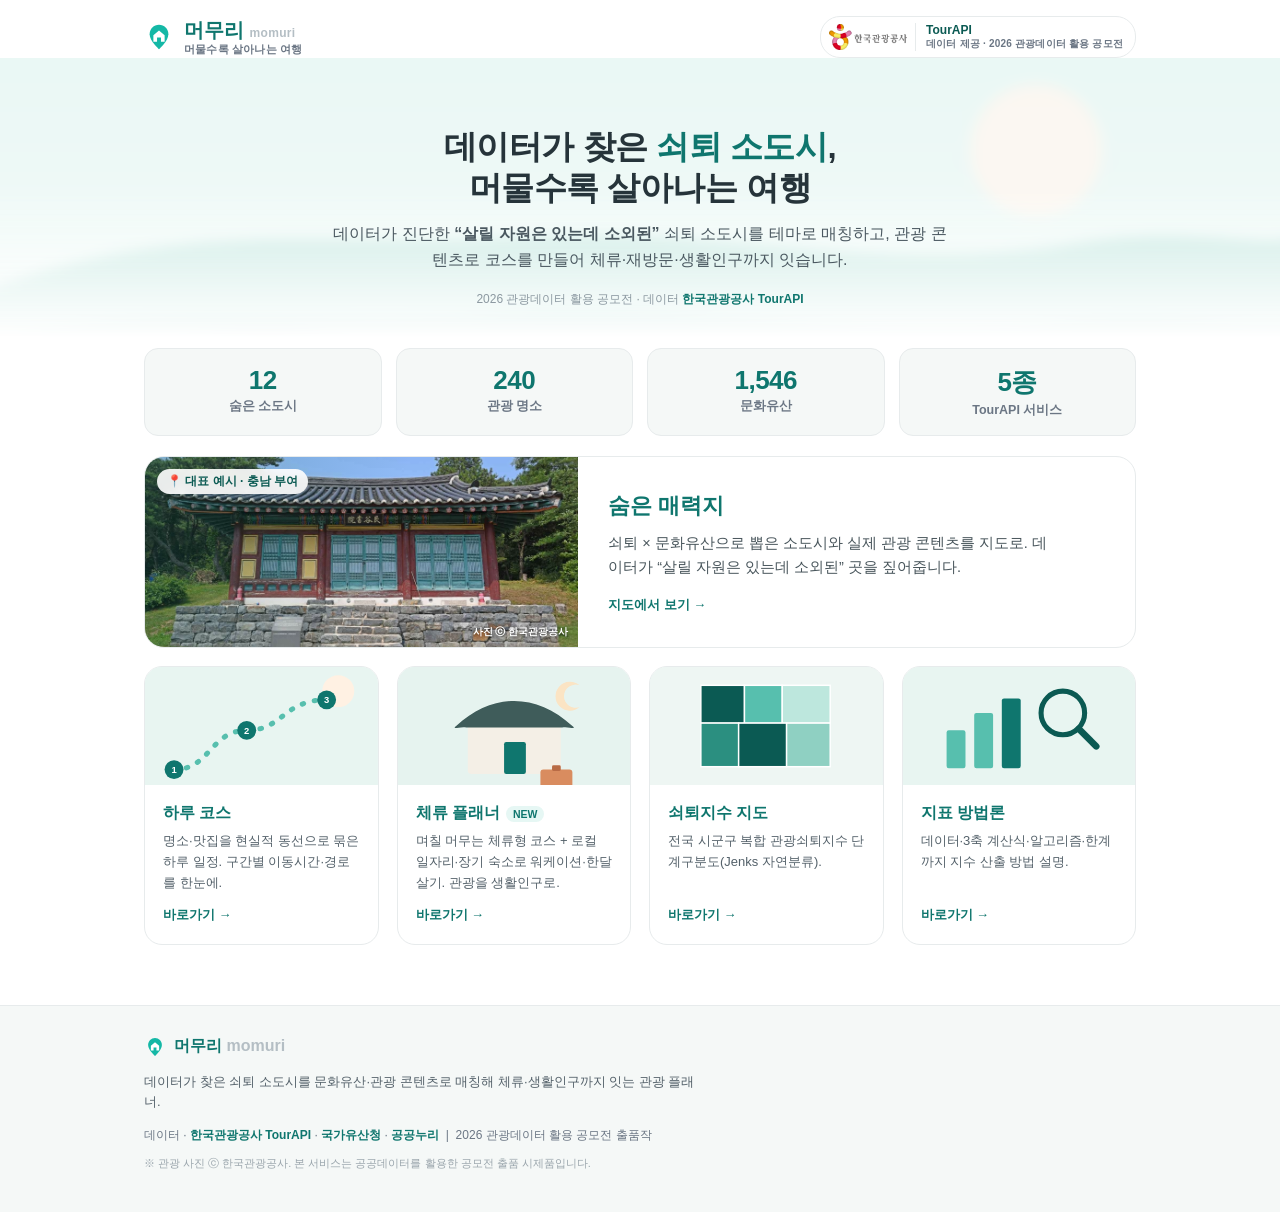
<file: index.html>
<!DOCTYPE html>
<html lang="ko">
<head>
  <meta charset="UTF-8">
  <meta name="viewport" content="width=device-width, initial-scale=1.0">
  <title>머무리 · 쇠퇴 소도시 관광 활성화 플래너</title>
  <meta name="description" content="데이터가 찾은 쇠퇴 소도시를 문화유산·관광 콘텐츠로 매칭하고 체류·생활인구까지 잇는 플래너. 2026 관광데이터 활용 공모전 · 한국관광공사 TourAPI.">
  <!-- 공유 미리보기 (Open Graph / Twitter) -->
  <meta property="og:type" content="website">
  <meta property="og:site_name" content="머무리 momuri">
  <meta property="og:title" content="머무리 · 머물수록 살아나는 여행">
  <meta property="og:description" content="데이터가 찾은 쇠퇴 소도시를 문화유산·관광 콘텐츠로 매칭해 체류·생활인구까지. 한국관광공사 TourAPI 기반.">
  <meta property="og:image" content="https://momuri.uurimii16.workers.dev/assets/hero_buyeo.jpg">
  <meta property="og:url" content="https://momuri.uurimii16.workers.dev/">
  <meta name="twitter:card" content="summary_large_image">
  <meta name="twitter:title" content="머무리 · 머물수록 살아나는 여행">
  <meta name="twitter:description" content="데이터가 찾은 쇠퇴 소도시 × 문화유산. 한국관광공사 TourAPI 기반 체류형 관광 플래너.">
  <meta name="twitter:image" content="https://momuri.uurimii16.workers.dev/assets/hero_buyeo.jpg">
  <!-- 파비콘 (브랜드 마크) -->
  <link rel="icon" href="data:image/svg+xml,<svg xmlns='http://www.w3.org/2000/svg' viewBox='0 0 32 32'><rect width='32' height='32' rx='7' fill='%2314b8a6'/><path d='M16 8l7 6v9h-4.4v-5h-5.2v5H9v-9z' fill='white'/></svg>">
  <style>
    :root{
      --brand:#14b8a6; --brand-d:#0f766e; --brand-dd:#0b5a53;
      --ink:#26343a; --muted:#6b7684; --line:#e7ebec; --soft:#f5f8f7;
      --amber:#d98c5f; --amber-d:#b96b45;
    }
    *{ box-sizing:border-box; margin:0; padding:0; }
    body{ font-family:'Pretendard',-apple-system,'Segoe UI',sans-serif; color:var(--ink); background:#fff; }
    a{ text-decoration:none; color:inherit; }

    /* ── 상단 바 (로고 + 관광공사 출처 배지) ── */
    .topbar{ max-width:1040px; margin:0 auto; padding:16px 24px 0; display:flex; align-items:center; justify-content:space-between; gap:12px; position:relative; z-index:2; }
    .brand{ display:inline-flex; align-items:center; gap:10px; }
    .brand-txt{ display:flex; flex-direction:column; line-height:1.12; }
    .brand-ko{ font-size:20px; font-weight:800; color:var(--brand-d); }
    .brand-en{ font-size:12px; font-weight:800; color:#b4bec4; letter-spacing:.3px; }
    .brand-tag{ font-size:11px; font-weight:600; color:var(--muted); letter-spacing:.2px; margin-top:1px; }
    .kto-badge{ display:inline-flex; align-items:center; gap:8px; min-width:0; font-size:12px; font-weight:700; color:var(--brand-dd);
      background:rgba(255,255,255,.72); border:1px solid var(--line); padding:6px 12px 6px 8px; border-radius:20px; backdrop-filter:blur(4px); transition:.15s; }
    .kto-badge:hover{ border-color:var(--brand); box-shadow:0 4px 14px rgba(20,184,166,.16); }
    .kto-badge .em{ flex:none; width:22px; height:22px; border-radius:50%; background:linear-gradient(135deg,var(--brand),var(--brand-dd)); display:inline-flex; align-items:center; justify-content:center; }
    .kto-logo{ flex:none; height:26px; width:auto; display:block; object-fit:contain; }
    .kto-fb{ display:none; align-items:center; gap:7px; }
    .kto-txt{ padding-left:10px; border-left:1px solid var(--line); }
    .kto-badge small{ display:block; font-size:10px; font-weight:600; color:var(--muted); letter-spacing:.2px; }

    /* ── 히어로 (블러 한옥 배경) ── */
    .hero{ position:relative; overflow:hidden; }
    .hero-bg{ position:absolute; inset:-40px -20px 0; z-index:0; filter:blur(7px); opacity:.55;
      -webkit-mask-image:linear-gradient(to bottom, #000 55%, transparent 100%);
      mask-image:linear-gradient(to bottom, #000 55%, transparent 100%); pointer-events:none; }
    .hero-inner{ position:relative; z-index:1; max-width:820px; margin:0 auto; padding:54px 24px 30px; text-align:center; }
    h1{ font-size:33px; line-height:1.25; margin:14px 0 12px; letter-spacing:-.5px; }
    h1 b{ color:var(--brand-d); }
    .lead{ color:#4a5860; font-size:16px; line-height:1.65; max-width:620px; margin:0 auto; }
    .kto{ font-size:12px; color:#8b98a0; margin-top:18px; }
    .kto b{ color:var(--brand-d); }

    /* ── 임팩트 지표 ── */
    .stats{ max-width:1040px; margin:10px auto 0; padding:0 24px; display:grid; grid-template-columns:repeat(4,1fr); gap:14px; }
    .stat{ text-align:center; background:var(--soft); border:1px solid var(--line); border-radius:14px; padding:16px 10px; }
    .stat b{ display:block; font-size:26px; font-weight:800; color:var(--brand-d); letter-spacing:-.5px; }
    .stat span{ font-size:12.5px; color:var(--muted); font-weight:600; }

    /* ── 카드 ── */
    .wrap{ max-width:1040px; margin:20px auto 60px; padding:0 24px; }

    /* 대표 카드 (가로 배너) */
    .feature{ display:grid; grid-template-columns:minmax(0,1.05fr) minmax(0,1.35fr); gap:0; align-items:stretch;
      background:#fff; border:1px solid var(--line); border-radius:20px; overflow:hidden; transition:.16s; margin-bottom:18px; }
    .feature:hover{ border-color:var(--brand); box-shadow:0 12px 34px rgba(20,184,166,.16); transform:translateY(-2px); }
    .feature .thumb{ min-height:190px; }
    .feature .body{ padding:28px 30px; display:flex; flex-direction:column; justify-content:center; }
    .feature .body h3{ font-size:22px; color:var(--brand-d); margin-bottom:10px; }
    .feature .body p{ font-size:14.5px; color:#48555b; line-height:1.7; max-width:440px; }
    .feature .go{ margin-top:16px; }

    /* 나머지 4개 카드 */
    .cards{ display:grid; grid-template-columns:repeat(4,1fr); gap:18px; }
    .card{ display:flex; flex-direction:column; background:#fff; border:1px solid var(--line); border-radius:18px; overflow:hidden; transition:.16s; }
    .card:hover{ border-color:var(--brand); box-shadow:0 8px 26px rgba(20,184,166,.15); transform:translateY(-3px); }
    .card .thumb{ height:118px; }
    .card .body{ padding:18px 18px 20px; display:flex; flex-direction:column; flex:1; }
    .card .body h3{ font-size:16px; color:var(--brand-d); margin-bottom:7px; display:flex; align-items:center; gap:6px; flex-wrap:wrap; }
    .card .body p{ font-size:13px; color:#54616a; line-height:1.6; flex:1; }

    .thumb{ position:relative; background:#eaf5f2; overflow:hidden; }
    .thumb svg{ display:block; width:100%; height:100%; }
    .thumb.photo .slide{ position:absolute; inset:0; width:100%; height:100%; object-fit:cover; opacity:0; transition:opacity 1.1s ease; }
    .thumb.photo .slide.active{ opacity:1; }
    .thumb.photo::after{ content:""; position:absolute; inset:0; background:linear-gradient(105deg, rgba(11,90,83,.28), rgba(11,90,83,0) 55%); }
    .thumb .place{ position:absolute; top:12px; left:12px; z-index:1; font-size:12px; font-weight:700; color:#0b5a53;
      background:rgba(255,255,255,.9); padding:4px 10px; border-radius:20px; backdrop-filter:blur(3px); }
    .thumb .credit{ position:absolute; bottom:8px; right:10px; z-index:1; font-size:10px; font-weight:600; color:#fff;
      text-shadow:0 1px 3px rgba(0,0,0,.5); }
    .go{ display:inline-block; margin-top:12px; font-size:13px; color:var(--brand-d); font-weight:700; }
    .new{ font-size:10.5px; color:#0f766e; background:#e6f7f4; padding:2px 7px; border-radius:20px; font-weight:700; }

    /* ── 푸터 ── */
    .foot{ border-top:1px solid var(--line); background:var(--soft); }
    .foot-in{ max-width:1040px; margin:0 auto; padding:30px 24px 40px; }
    .foot-brand{ display:inline-flex; align-items:center; gap:8px; font-size:16px; font-weight:800; color:var(--brand-d); }
    .foot-desc{ margin-top:10px; font-size:13px; color:#54616a; line-height:1.6; max-width:560px; }
    .foot-src{ margin-top:12px; font-size:12px; color:var(--muted); line-height:1.8; }
    .foot-src a{ color:var(--brand-d); font-weight:700; }
    .foot-note{ margin-top:8px; font-size:11px; color:#9aa5ac; line-height:1.6; }

    @media(max-width:900px){
      .cards{ grid-template-columns:repeat(2,1fr); }
      .feature{ grid-template-columns:1fr; }
      .feature .thumb{ min-height:210px; }
    }
    @media(max-width:520px){
      .cards{ grid-template-columns:1fr; }
      h1{ font-size:27px; }
      .topbar{ align-items:flex-start; }
      .kto-badge{ font-size:11px; padding:5px 11px 5px 6px; }
      .kto-badge small{ display:none; }
      .kto-badge > span:last-child{ white-space:normal; line-height:1.2; }
      .brand-tag{ display:none; }
      .stats{ grid-template-columns:repeat(2,1fr); }
    }
  </style>
</head>
<body>

  <!-- 상단 바 -->
  <div class="topbar">
    <span class="brand">
      <svg width="30" height="30" viewBox="0 0 32 32" fill="none"><path d="M16 3c-5.5 0-10 4.3-10 10 0 7.2 10 16 10 16s10-8.8 10-16c0-5.7-4.5-10-10-10z" fill="#14b8a6"/><path d="M16 9l6 5v7h-3.9v-4.4h-4.2V21H10v-7z" fill="#fff"/></svg>
      <span class="brand-txt">
        <span class="brand-ko">머무리 <span class="brand-en">momuri</span></span>
        <span class="brand-tag">머물수록 살아나는 여행</span>
      </span>
    </span>
    <a class="kto-badge" href="https://knto.or.kr" target="_blank" rel="noopener" title="한국관광공사 공식 사이트 (새 창)">
      <img src="assets/kto_logo.png" alt="한국관광공사" class="kto-logo"
           onerror="this.style.display='none';this.nextElementSibling.style.display='inline-flex';">
      <span class="kto-fb"><span class="em"><svg width="13" height="13" viewBox="0 0 24 24" fill="none"><circle cx="12" cy="12" r="9" stroke="#fff" stroke-width="1.6"/><path d="M3 12h18M12 3c2.6 2.4 2.6 15 0 18M12 3c-2.6 2.4-2.6 15 0 18" stroke="#fff" stroke-width="1.3"/></svg></span>한국관광공사</span>
      <span class="kto-txt">TourAPI<small>데이터 제공 · 2026 관광데이터 활용 공모전</small></span>
    </a>
  </div>

  <!-- 히어로 -->
  <div class="hero">
    <div class="hero-bg" aria-hidden="true">
      <svg viewBox="0 0 1200 420" preserveAspectRatio="xMidYMid slice" xmlns="http://www.w3.org/2000/svg">
        <defs>
          <linearGradient id="sky" x1="0" y1="0" x2="0" y2="1">
            <stop offset="0" stop-color="#d6f2ec"/><stop offset="1" stop-color="#f5faf8"/>
          </linearGradient>
          <linearGradient id="r1" x1="0" y1="0" x2="0" y2="1"><stop offset="0" stop-color="#9fd8cc"/><stop offset="1" stop-color="#bde7dd"/></linearGradient>
          <linearGradient id="r2" x1="0" y1="0" x2="0" y2="1"><stop offset="0" stop-color="#6bc0b0"/><stop offset="1" stop-color="#8fd0c2"/></linearGradient>
          <linearGradient id="roof" x1="0" y1="0" x2="0" y2="1"><stop offset="0" stop-color="#3f5c5a"/><stop offset="1" stop-color="#4d6d68"/></linearGradient>
        </defs>
        <rect width="1200" height="420" fill="url(#sky)"/>
        <circle cx="960" cy="120" r="60" fill="#fff2e6" opacity=".8"/>
        <!-- 먼 산 능선 -->
        <path d="M0 250 C180 180 320 210 480 200 C660 188 820 235 1000 205 C1100 190 1160 210 1200 200 L1200 420 L0 420 Z" fill="url(#r1)"/>
        <path d="M0 300 C160 250 300 285 460 270 C640 253 800 300 980 278 C1090 264 1150 288 1200 278 L1200 420 L0 420 Z" fill="url(#r2)"/>
        <!-- 한옥 지붕 줄 (기와 처마) -->
        <g fill="url(#roof)">
          <path d="M120 330 C170 296 220 288 260 288 C300 288 350 296 400 330 C408 336 396 330 388 332 L132 332 C124 330 112 336 120 330 Z"/>
          <path d="M430 342 C475 312 520 305 556 305 C592 305 637 312 682 342 C690 347 678 342 671 344 L441 344 C434 342 422 347 430 342 Z"/>
          <path d="M770 336 C818 304 866 297 904 297 C942 297 990 304 1038 336 C1046 341 1034 336 1026 338 L780 338 C772 336 762 341 770 336 Z"/>
        </g>
      </svg>
    </div>
    <div class="hero-inner">
      <h1>데이터가 찾은 <b>쇠퇴 소도시</b>,<br>머물수록 살아나는 여행</h1>
      <p class="lead">데이터가 진단한 <b>“살릴 자원은 있는데 소외된”</b> 쇠퇴 소도시를 테마로 매칭하고, 관광 콘텐츠로 코스를 만들어 체류·재방문·생활인구까지 잇습니다.</p>
      <p class="kto">2026 관광데이터 활용 공모전 · 데이터 <b>한국관광공사 TourAPI</b></p>
    </div>
  </div>

  <!-- 임팩트 지표 -->
  <div class="stats">
    <div class="stat"><b>12</b><span>숨은 소도시</span></div>
    <div class="stat"><b>240</b><span>관광 명소</span></div>
    <div class="stat"><b>1,546</b><span>문화유산</span></div>
    <div class="stat"><b>5종</b><span>TourAPI 서비스</span></div>
  </div>

  <!-- 카드 -->
  <div class="wrap">

    <!-- 대표 카드 -->
    <a class="feature" href="map/momuri.html">
      <div class="thumb photo" id="heroRot">
        <img src="assets/hero_buyeo.jpg"    class="slide active" data-region="충남 부여" alt="숨은 매력지 대표 예시 — 충남 부여 민곡서원">
        <img src="assets/hero_sangju.jpg"   class="slide" data-region="경북 상주" alt="숨은 매력지 대표 예시 — 경북 상주 낙동강">
        <img src="assets/hero_seogwipo.jpg" class="slide" data-region="제주 서귀포" alt="숨은 매력지 대표 예시 — 제주 서귀포">
        <img src="assets/hero_jinju.jpg"    class="slide" data-region="경남 진주" alt="숨은 매력지 대표 예시 — 경남 진주">
        <span class="place" id="heroPlace">📍 대표 예시 · 충남 부여</span>
        <span class="credit">사진 ⓒ 한국관광공사</span>
      </div>
      <div class="body">
        <h3>숨은 매력지</h3>
        <p>쇠퇴 × 문화유산으로 뽑은 소도시와 실제 관광 콘텐츠를 지도로. 데이터가 “살릴 자원은 있는데 소외된” 곳을 짚어줍니다.</p>
        <span class="go">지도에서 보기 →</span>
      </div>
    </a>

    <!-- 나머지 4개 -->
    <div class="cards">

      <a class="card" href="map/course.html">
        <div class="thumb">
          <svg viewBox="0 0 320 180" preserveAspectRatio="xMidYMid slice" xmlns="http://www.w3.org/2000/svg">
            <rect width="320" height="180" fill="#e8f5f1"/>
            <circle cx="266" cy="42" r="22" fill="#fff1e3"/>
            <path d="M40 150 C90 150 90 96 140 96 C190 96 190 54 250 54" stroke="#57bfae" stroke-width="7" fill="none" stroke-linecap="round" stroke-dasharray="2 15"/>
            <g fill="#0f766e">
              <circle cx="40" cy="150" r="13"/><circle cx="140" cy="96" r="13"/><circle cx="250" cy="54" r="13"/>
            </g>
            <g fill="#fff" font-family="sans-serif" font-size="13" font-weight="700" text-anchor="middle">
              <text x="40" y="155">1</text><text x="140" y="101">2</text><text x="250" y="59">3</text>
            </g>
          </svg>
        </div>
        <div class="body">
          <h3>하루 코스</h3>
          <p>명소·맛집을 현실적 동선으로 묶은 하루 일정. 구간별 이동시간·경로를 한눈에.</p>
          <span class="go">바로가기 →</span>
        </div>
      </a>

      <a class="card" href="map/stay.html">
        <div class="thumb">
          <svg viewBox="0 0 320 180" preserveAspectRatio="xMidYMid slice" xmlns="http://www.w3.org/2000/svg">
            <rect width="320" height="180" fill="#e6f3ef"/>
            <path d="M250 34a16 16 0 100 30 20 20 0 11 0-30z" fill="#fbe4c4"/>
            <rect x="96" y="86" width="128" height="70" rx="5" fill="#f4efe6"/>
            <path d="M80 90 C130 44 190 44 240 90 C247 96 234 90 226 92 L94 92 C86 90 73 96 80 90 Z" fill="#3f5c5a"/>
            <rect x="146" y="112" width="30" height="44" rx="3" fill="#0f766e"/>
            <rect x="196" y="150" width="44" height="26" rx="4" fill="#d98c5f"/>
            <rect x="212" y="144" width="12" height="8" rx="2" fill="#b96b45"/>
          </svg>
        </div>
        <div class="body">
          <h3>체류 플래너 <span class="new">NEW</span></h3>
          <p>며칠 머무는 체류형 코스 + 로컬 일자리·장기 숙소로 워케이션·한달살기. 관광을 생활인구로.</p>
          <span class="go">바로가기 →</span>
        </div>
      </a>

      <a class="card" href="map/decline-map.html">
        <div class="thumb">
          <svg viewBox="0 0 320 180" preserveAspectRatio="xMidYMid slice" xmlns="http://www.w3.org/2000/svg">
            <rect width="320" height="180" fill="#eef6f3"/>
            <g stroke="#fff" stroke-width="2">
              <rect x="70" y="34" width="60" height="52" fill="#0b5a53"/>
              <rect x="130" y="34" width="52" height="52" fill="#57bfae"/>
              <rect x="182" y="34" width="66" height="52" fill="#bde7dd"/>
              <rect x="70" y="86" width="52" height="60" fill="#2b8f80"/>
              <rect x="122" y="86" width="66" height="60" fill="#0b5a53"/>
              <rect x="188" y="86" width="60" height="60" fill="#8fd0c2"/>
            </g>
          </svg>
        </div>
        <div class="body">
          <h3>쇠퇴지수 지도</h3>
          <p>전국 시군구 복합 관광쇠퇴지수 단계구분도(Jenks 자연분류).</p>
          <span class="go">바로가기 →</span>
        </div>
      </a>

      <a class="card" href="map/methodology.html">
        <div class="thumb">
          <svg viewBox="0 0 320 180" preserveAspectRatio="xMidYMid slice" xmlns="http://www.w3.org/2000/svg">
            <rect width="320" height="180" fill="#e8f5f1"/>
            <g fill="#57bfae">
              <rect x="60" y="96" width="26" height="52" rx="3"/>
              <rect x="98" y="72" width="26" height="76" rx="3"/>
              <rect x="136" y="52" width="26" height="96" rx="3" fill="#0f766e"/>
            </g>
            <circle cx="220" cy="72" r="30" fill="none" stroke="#0b5a53" stroke-width="7"/>
            <line x1="242" y1="94" x2="266" y2="118" stroke="#0b5a53" stroke-width="9" stroke-linecap="round"/>
          </svg>
        </div>
        <div class="body">
          <h3>지표 방법론</h3>
          <p>데이터·3축 계산식·알고리즘·한계까지 지수 산출 방법 설명.</p>
          <span class="go">바로가기 →</span>
        </div>
      </a>

    </div>
  </div>

  <!-- 푸터 -->
  <footer class="foot">
    <div class="foot-in">
      <div class="foot-brand">
        <svg width="22" height="22" viewBox="0 0 32 32" fill="none"><path d="M16 3c-5.5 0-10 4.3-10 10 0 7.2 10 16 10 16s10-8.8 10-16c0-5.7-4.5-10-10-10z" fill="#14b8a6"/><path d="M16 9l6 5v7h-3.9v-4.4h-4.2V21H10v-7z" fill="#fff"/></svg>
        <span>머무리 <span style="color:#b4bec4">momuri</span></span>
      </div>
      <p class="foot-desc">데이터가 찾은 쇠퇴 소도시를 문화유산·관광 콘텐츠로 매칭해 체류·생활인구까지 잇는 관광 플래너.</p>
      <p class="foot-src">
        데이터 · <a href="https://api.visitkorea.or.kr" target="_blank" rel="noopener">한국관광공사 TourAPI</a> ·
        <a href="https://www.khs.go.kr" target="_blank" rel="noopener">국가유산청</a> ·
        <a href="https://www.kogl.or.kr" target="_blank" rel="noopener">공공누리</a>
        &nbsp;|&nbsp; 2026 관광데이터 활용 공모전 출품작
      </p>
      <p class="foot-note">※ 관광 사진 ⓒ 한국관광공사. 본 서비스는 공공데이터를 활용한 공모전 출품 시제품입니다.</p>
    </div>
  </footer>

  <script>
    // 대표 카드 사진 로테이션
    (function(){
      var box = document.getElementById('heroRot');
      if(!box) return;
      var slides = box.querySelectorAll('.slide');
      var place = document.getElementById('heroPlace');
      if(slides.length < 2) return;
      if(window.matchMedia && window.matchMedia('(prefers-reduced-motion: reduce)').matches) return;
      var i = 0;
      setInterval(function(){
        slides[i].classList.remove('active');
        i = (i + 1) % slides.length;
        slides[i].classList.add('active');
        if(place) place.textContent = '📍 대표 예시 · ' + slides[i].getAttribute('data-region');
      }, 4200);
    })();
  </script>

</body>
</html>
</file>
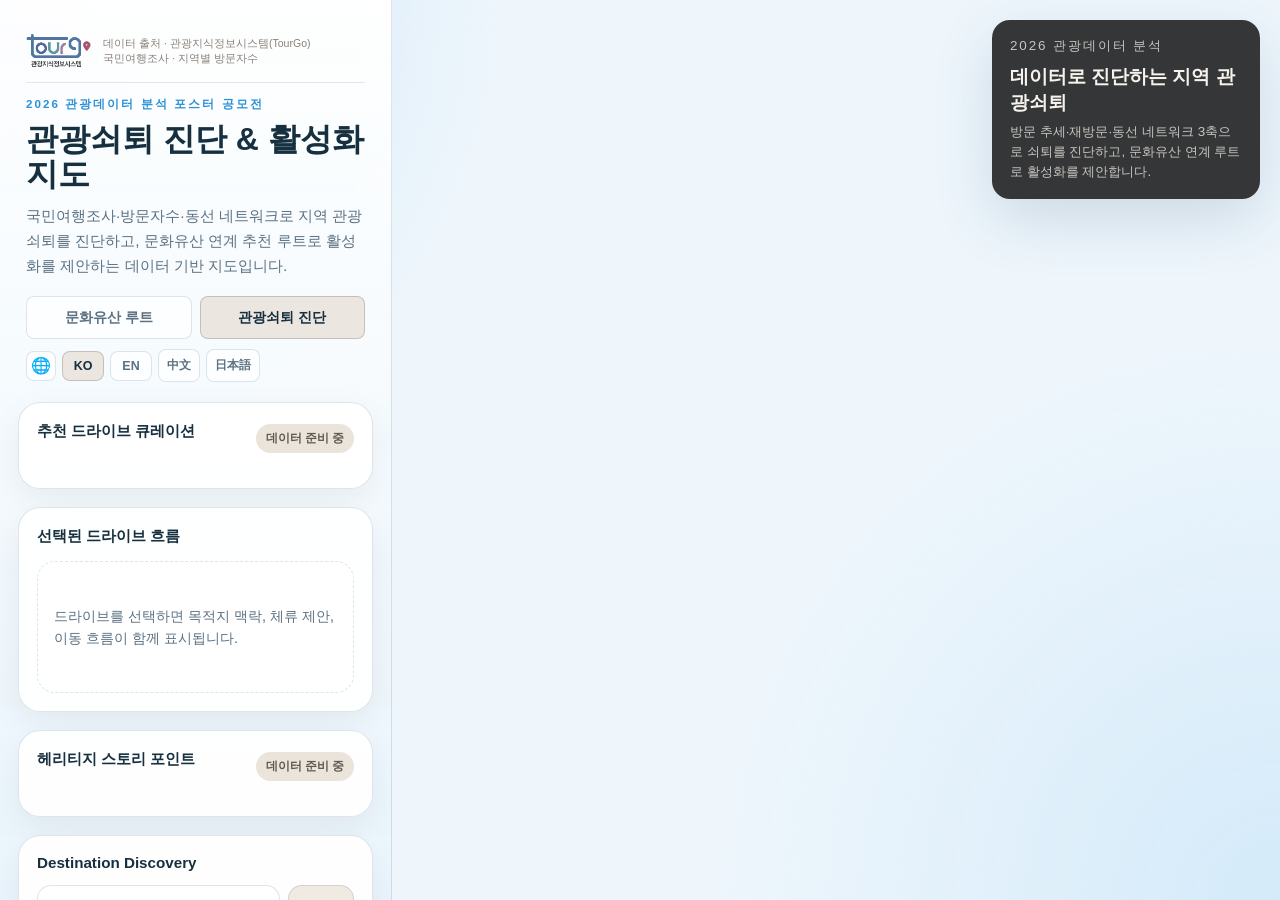
<file: map/index.html>
<!DOCTYPE html>
<html lang="ko">
<head>
  <meta charset="UTF-8">
  <meta name="viewport" content="width=device-width, initial-scale=1.0">
  <title>관광쇠퇴 진단 & 활성화 지도 | 2026 관광데이터 분석 공모전</title>
  <link href="https://tile.routo.com/webgis_tile01/TEST/gljs-qa/20241205/developers/web_gl_js/routo-gl.css" rel="stylesheet">
  <link rel="stylesheet" href="style.css">
  <script src="https://stg-api.routo.com/v3/maps/map?key=c914fb43-0d44-4fa7-838a-84619e3486c3"></script>
</head>
<body>
  <aside class="sidebar">
    <div class="sidebar-header">
      <div class="brand-source">
        <img src="assets/tourgo_logo.png" alt="관광지식정보시스템 TourGo" class="brand-logo">
        <span class="brand-caption">데이터 출처 · 관광지식정보시스템(TourGo)<br>국민여행조사 · 지역별 방문자수</span>
      </div>
      <p class="eyebrow">2026 관광데이터 분석 포스터 공모전</p>
      <h1>관광쇠퇴 진단 & 활성화 지도</h1>
      <p class="sidebar-copy" data-i18n="intro">국민여행조사·방문자수·동선 네트워크로 지역 관광쇠퇴를 진단하고, 문화유산 연계 추천 루트로 활성화를 제안하는 데이터 기반 지도입니다.</p>
      <div class="map-mode-tabs" aria-label="지도 콘텐츠 선택">
        <button class="map-mode-tab" type="button" data-map-mode="domestic">문화유산 루트</button>
        <button class="map-mode-tab active" type="button" data-map-mode="hawaii">관광쇠퇴 진단</button>
      </div>
      <div class="language-switcher" aria-label="언어 선택">
        <span class="language-icon" aria-hidden="true">🌐</span>
        <button class="language-button active" type="button" data-language="ko">KO</button>
        <button class="language-button" type="button" data-language="en">EN</button>
        <button class="language-button" type="button" data-language="zh">中文</button>
        <button class="language-button" type="button" data-language="ja">日本語</button>
      </div>
    </div>

    <section id="domestic-course-section" class="panel-section domestic-section">
      <div class="section-title-row">
        <h2 data-i18n="recommendedCourses">추천 드라이브 큐레이션</h2>
        <span id="geocode-status" class="status-pill">데이터 준비 중</span>
      </div>
      <div id="course-list" class="course-list"></div>
    </section>

    <section id="domestic-detail-section" class="panel-section domestic-section">
      <h2 data-i18n="selectedCourse">선택된 드라이브 흐름</h2>
      <div id="course-summary" class="course-summary empty" data-i18n="courseEmpty">드라이브를 선택하면 목적지 맥락, 체류 제안, 이동 흐름이 함께 표시됩니다.</div>
      <div id="waypoint-list" class="waypoint-list"></div>
    </section>

    <section id="hawaii-site-section" class="panel-section hawaii-section">
      <div class="section-title-row">
        <h2 data-i18n="hawaiiSites">헤리티지 스토리 포인트</h2>
        <span id="historic-site-status" class="status-pill">데이터 준비 중</span>
      </div>
      <div id="historic-site-list" class="historic-site-list"></div>
    </section>

    <section id="domestic-search-section" class="panel-section panel-section-search domestic-section">
      <h2 data-i18n="poiSearch">Destination Discovery</h2>
      <form id="poi-search-form" class="search-form">
        <input id="poi-search-input" type="text" placeholder="예: 성산일출봉, 북악스카이웨이" autocomplete="off" data-i18n-placeholder="poiPlaceholder">
        <button type="submit" data-i18n="searchButton">검색</button>
      </form>
      <div id="poi-search-meta" class="search-meta" data-i18n="poiSearchMeta">탐색, 이해, 이동이 자연스럽게 이어지는 차량 경험을 제안하는 컨셉 데모입니다.</div>
      <div id="poi-results" class="poi-results"></div>
    </section>
  </aside>

  <main class="map-shell">
    <div id="map"></div>
    <div class="map-overlay">
      <div class="overlay-card">
        <p class="overlay-label" data-i18n="overlayLabel">2026 관광데이터 분석</p>
        <strong data-i18n="overlayTitle">데이터로 진단하는 지역 관광쇠퇴</strong>
        <span data-i18n="overlayCopy">방문 추세·재방문·동선 네트워크 3축으로 쇠퇴를 진단하고, 문화유산 연계 루트로 활성화를 제안합니다.</span>
      </div>
    </div>
  </main>

  <section id="detail-panel" class="detail-panel">
    <div class="detail-media">
      <div id="detail-badge" class="detail-badge">ROUTE</div>
      <button id="detail-close" class="detail-close" type="button" aria-label="닫기">×</button>
    </div>
    <div class="detail-body">
      <p id="detail-kicker" class="detail-kicker"></p>
      <h2 id="detail-name" class="detail-name"></h2>
      <p id="detail-address" class="detail-address"></p>
      <p id="detail-description" class="detail-description"></p>
      <dl class="detail-meta">
        <div>
          <dt id="detail-type-label">유형</dt>
          <dd id="detail-type"></dd>
        </div>
        <div>
          <dt id="detail-coords-label">좌표</dt>
          <dd id="detail-coords"></dd>
        </div>
      </dl>
    </div>
  </section>

  <script src="app.js?v=20260705-tourgo-1"></script>
</body>
</html>
</file>
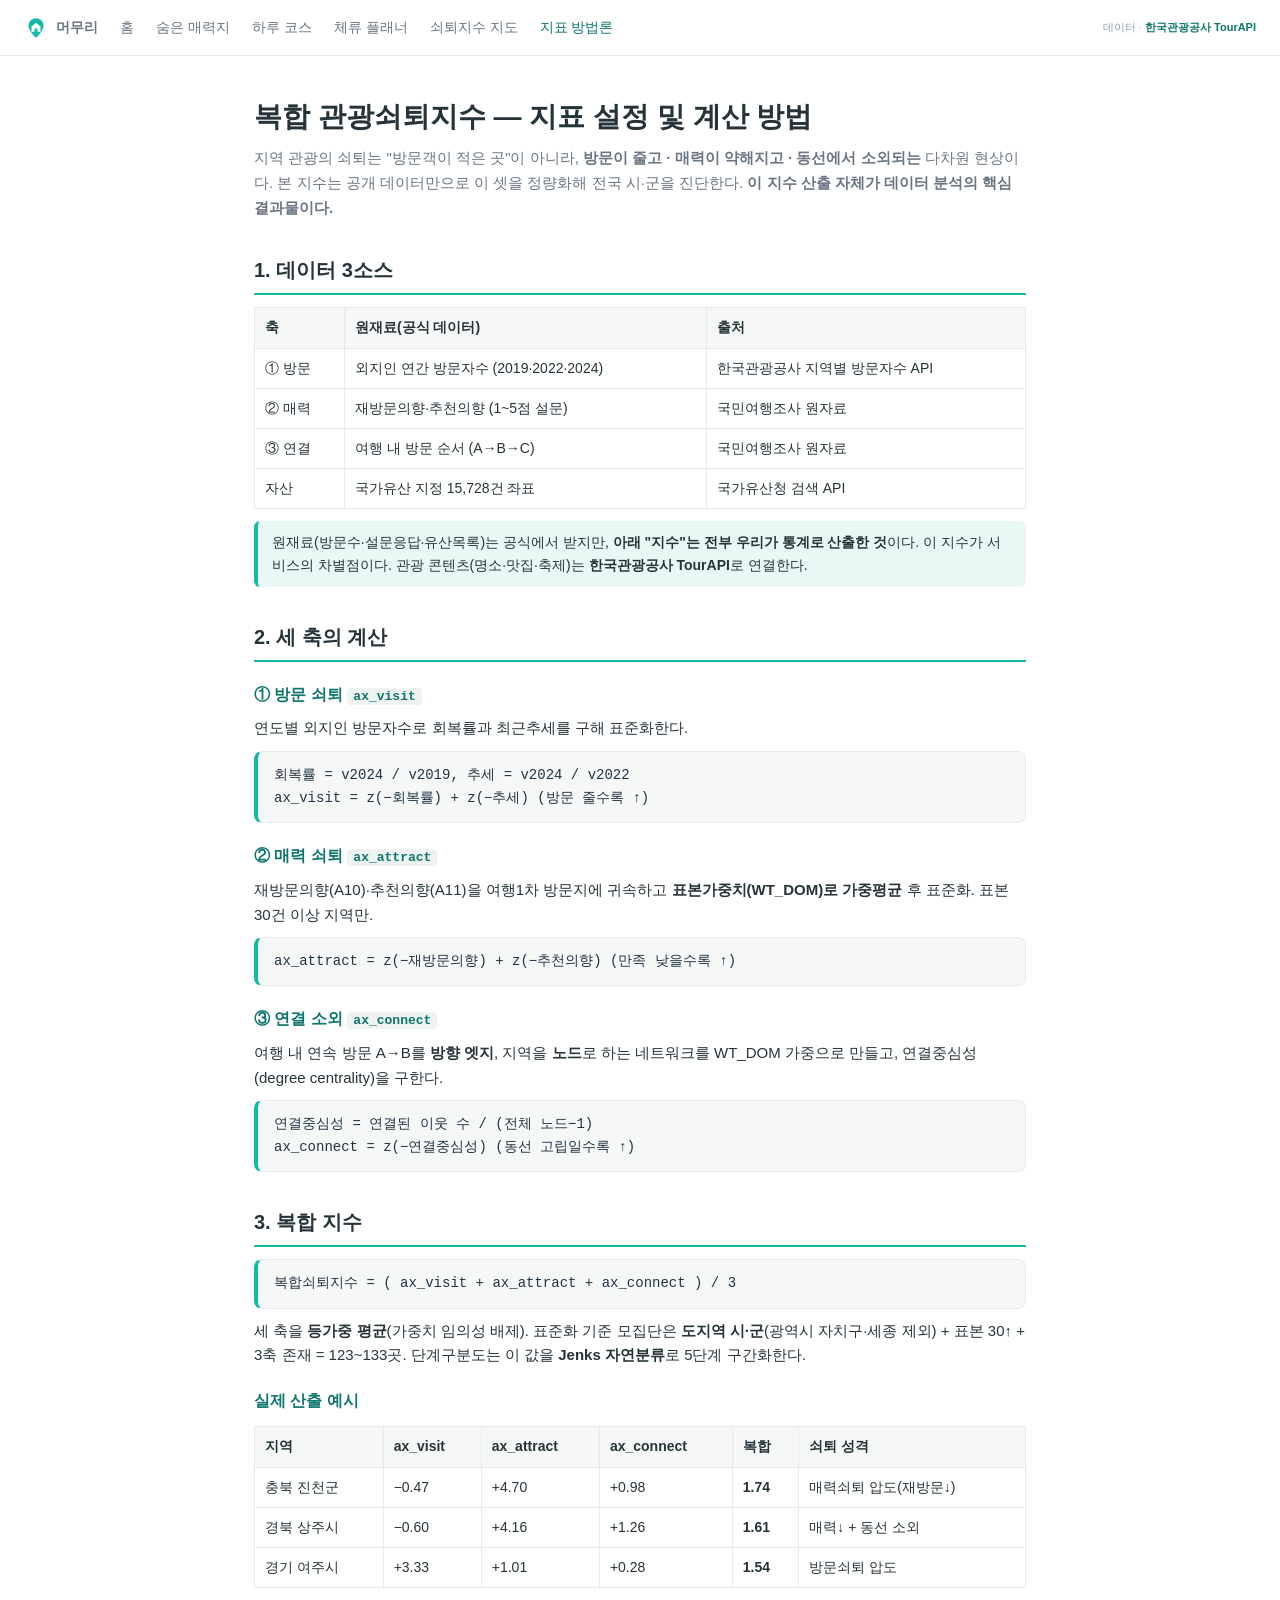
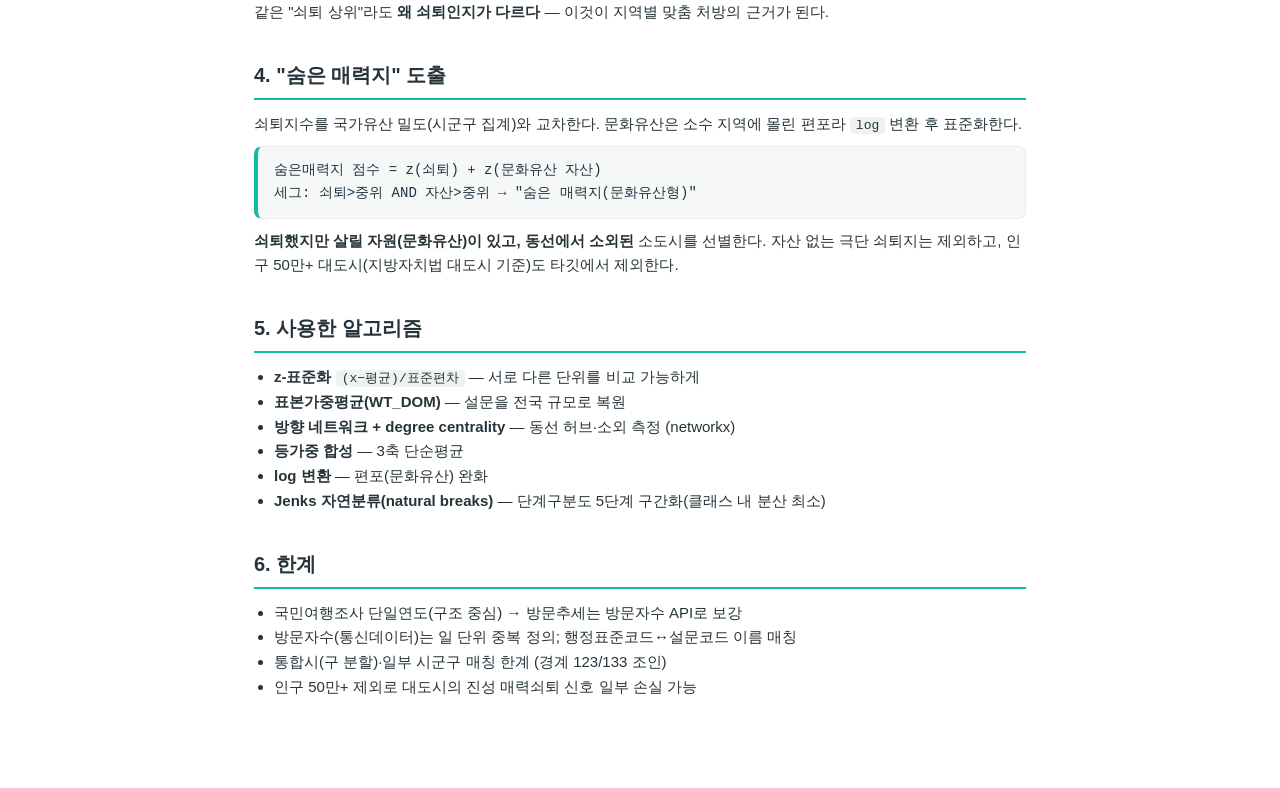
<file: map/methodology.html>
<!DOCTYPE html>
<html lang="ko">
<head>
  <meta charset="UTF-8">
  <meta name="viewport" content="width=device-width, initial-scale=1.0">
  <title>지표 방법론 · 복합 관광쇠퇴지수 · 머무리</title>
  <style>
    :root{ --brand:#14b8a6; --brand-d:#0f766e; --ink:#26343a; --muted:#6b7684; --line:#e7ebec; --soft:#f5f8f7; }
    *{ box-sizing:border-box; margin:0; padding:0; }
    body{ font-family:'Pretendard',-apple-system,sans-serif; color:var(--ink); line-height:1.65; background:#fff; }
    .nav{ height:56px; background:#fff; border-bottom:1px solid var(--line); display:flex; align-items:center; gap:22px; padding:0 24px; position:sticky; top:0; z-index:10; }
    .brand{ display:flex; align-items:center; gap:8px; font-weight:800; font-size:18px; color:var(--brand-d); text-decoration:none; }
    .nav a{ color:var(--muted); text-decoration:none; font-size:14px; }
    .nav a.active,.nav a:hover{ color:var(--brand-d); }
    .spacer{ flex:1; }
    .kto{ font-size:11px; color:#94a0a8; }
    .kto b{ color:var(--brand-d); }
    main{ max-width:820px; margin:0 auto; padding:38px 24px 80px; }
    h1{ font-size:28px; margin-bottom:6px; }
    .lead{ color:var(--muted); margin-bottom:28px; font-size:15px; }
    h2{ font-size:20px; margin:34px 0 12px; padding-bottom:6px; border-bottom:2px solid var(--brand); }
    h3{ font-size:16px; margin:20px 0 8px; color:var(--brand-d); }
    p,li{ font-size:15px; }
    ul{ padding-left:20px; margin:8px 0; }
    .formula{ background:var(--soft); color:#234; border:1px solid var(--line); border-left:4px solid var(--brand); font-family:ui-monospace,monospace; padding:12px 16px; border-radius:8px; font-size:14px; margin:10px 0; overflow-x:auto; }
    table{ width:100%; border-collapse:collapse; margin:12px 0; font-size:14px; }
    th,td{ border:1px solid var(--line); padding:8px 10px; text-align:left; }
    th{ background:var(--soft); }
    .note{ background:#e9f8f5; border-left:4px solid var(--brand); padding:10px 14px; border-radius:6px; font-size:14px; margin:12px 0; }
    code{ background:#eef2f1; padding:1px 6px; border-radius:4px; font-size:13px; }
  </style>
</head>
<body>
  <div class="nav">
    <a class="brand" href="../index.html"><svg width="24" height="24" viewBox="0 0 32 32" fill="none"><path d="M16 3c-5.5 0-10 4.3-10 10 0 7.2 10 16 10 16s10-8.8 10-16c0-5.7-4.5-10-10-10z" fill="#14b8a6"/><path d="M16 9l6 5v7h-3.9v-4.4h-4.2V21H10v-7z" fill="#fff"/></svg>머무리</a>
    <a href="../index.html">홈</a>
    <a href="momuri.html">숨은 매력지</a>
    <a href="course.html">하루 코스</a>
    <a href="stay.html">체류 플래너</a>
    <a href="decline-map.html">쇠퇴지수 지도</a>
    <a href="methodology.html" class="active">지표 방법론</a>
    <span class="spacer"></span>
    <span class="kto">데이터 · <b>한국관광공사 TourAPI</b></span>
  </div>
  <main>
    <h1>복합 관광쇠퇴지수 — 지표 설정 및 계산 방법</h1>
    <p class="lead">지역 관광의 쇠퇴는 "방문객이 적은 곳"이 아니라, <b>방문이 줄고 · 매력이 약해지고 · 동선에서 소외되는</b> 다차원 현상이다. 본 지수는 공개 데이터만으로 이 셋을 정량화해 전국 시·군을 진단한다. <b>이 지수 산출 자체가 데이터 분석의 핵심 결과물이다.</b></p>

    <h2>1. 데이터 3소스</h2>
    <table>
      <tr><th>축</th><th>원재료(공식 데이터)</th><th>출처</th></tr>
      <tr><td>① 방문</td><td>외지인 연간 방문자수 (2019·2022·2024)</td><td>한국관광공사 지역별 방문자수 API</td></tr>
      <tr><td>② 매력</td><td>재방문의향·추천의향 (1~5점 설문)</td><td>국민여행조사 원자료</td></tr>
      <tr><td>③ 연결</td><td>여행 내 방문 순서 (A→B→C)</td><td>국민여행조사 원자료</td></tr>
      <tr><td>자산</td><td>국가유산 지정 15,728건 좌표</td><td>국가유산청 검색 API</td></tr>
    </table>
    <div class="note">원재료(방문수·설문응답·유산목록)는 공식에서 받지만, <b>아래 "지수"는 전부 우리가 통계로 산출한 것</b>이다. 이 지수가 서비스의 차별점이다. 관광 콘텐츠(명소·맛집·축제)는 <b>한국관광공사 TourAPI</b>로 연결한다.</div>

    <h2>2. 세 축의 계산</h2>
    <h3>① 방문 쇠퇴 <code>ax_visit</code></h3>
    <p>연도별 외지인 방문자수로 회복률과 최근추세를 구해 표준화한다.</p>
    <div class="formula">회복률 = v2024 / v2019,  추세 = v2024 / v2022<br>ax_visit = z(−회복률) + z(−추세)   (방문 줄수록 ↑)</div>
    <h3>② 매력 쇠퇴 <code>ax_attract</code></h3>
    <p>재방문의향(A10)·추천의향(A11)을 여행1차 방문지에 귀속하고 <b>표본가중치(WT_DOM)로 가중평균</b> 후 표준화. 표본 30건 이상 지역만.</p>
    <div class="formula">ax_attract = z(−재방문의향) + z(−추천의향)   (만족 낮을수록 ↑)</div>
    <h3>③ 연결 소외 <code>ax_connect</code></h3>
    <p>여행 내 연속 방문 A→B를 <b>방향 엣지</b>, 지역을 <b>노드</b>로 하는 네트워크를 WT_DOM 가중으로 만들고, 연결중심성(degree centrality)을 구한다.</p>
    <div class="formula">연결중심성 = 연결된 이웃 수 / (전체 노드−1)<br>ax_connect = z(−연결중심성)   (동선 고립일수록 ↑)</div>

    <h2>3. 복합 지수</h2>
    <div class="formula">복합쇠퇴지수 = ( ax_visit + ax_attract + ax_connect ) / 3</div>
    <p>세 축을 <b>등가중 평균</b>(가중치 임의성 배제). 표준화 기준 모집단은 <b>도지역 시·군</b>(광역시 자치구·세종 제외) + 표본 30↑ + 3축 존재 = 123~133곳. 단계구분도는 이 값을 <b>Jenks 자연분류</b>로 5단계 구간화한다.</p>
    <h3>실제 산출 예시</h3>
    <table>
      <tr><th>지역</th><th>ax_visit</th><th>ax_attract</th><th>ax_connect</th><th>복합</th><th>쇠퇴 성격</th></tr>
      <tr><td>충북 진천군</td><td>−0.47</td><td>+4.70</td><td>+0.98</td><td><b>1.74</b></td><td>매력쇠퇴 압도(재방문↓)</td></tr>
      <tr><td>경북 상주시</td><td>−0.60</td><td>+4.16</td><td>+1.26</td><td><b>1.61</b></td><td>매력↓ + 동선 소외</td></tr>
      <tr><td>경기 여주시</td><td>+3.33</td><td>+1.01</td><td>+0.28</td><td><b>1.54</b></td><td>방문쇠퇴 압도</td></tr>
    </table>
    <p>같은 "쇠퇴 상위"라도 <b>왜 쇠퇴인지가 다르다</b> — 이것이 지역별 맞춤 처방의 근거가 된다.</p>

    <h2>4. "숨은 매력지" 도출</h2>
    <p>쇠퇴지수를 국가유산 밀도(시군구 집계)와 교차한다. 문화유산은 소수 지역에 몰린 편포라 <code>log</code> 변환 후 표준화한다.</p>
    <div class="formula">숨은매력지 점수 = z(쇠퇴) + z(문화유산 자산)<br>세그: 쇠퇴>중위 AND 자산>중위 → "숨은 매력지(문화유산형)"</div>
    <p><b>쇠퇴했지만 살릴 자원(문화유산)이 있고, 동선에서 소외된</b> 소도시를 선별한다. 자산 없는 극단 쇠퇴지는 제외하고, 인구 50만+ 대도시(지방자치법 대도시 기준)도 타깃에서 제외한다.</p>

    <h2>5. 사용한 알고리즘</h2>
    <ul>
      <li><b>z-표준화</b> <code>(x−평균)/표준편차</code> — 서로 다른 단위를 비교 가능하게</li>
      <li><b>표본가중평균(WT_DOM)</b> — 설문을 전국 규모로 복원</li>
      <li><b>방향 네트워크 + degree centrality</b> — 동선 허브·소외 측정 (networkx)</li>
      <li><b>등가중 합성</b> — 3축 단순평균</li>
      <li><b>log 변환</b> — 편포(문화유산) 완화</li>
      <li><b>Jenks 자연분류(natural breaks)</b> — 단계구분도 5단계 구간화(클래스 내 분산 최소)</li>
    </ul>

    <h2>6. 한계</h2>
    <ul>
      <li>국민여행조사 단일연도(구조 중심) → 방문추세는 방문자수 API로 보강</li>
      <li>방문자수(통신데이터)는 일 단위 중복 정의; 행정표준코드↔설문코드 이름 매칭</li>
      <li>통합시(구 분할)·일부 시군구 매칭 한계 (경계 123/133 조인)</li>
      <li>인구 50만+ 제외로 대도시의 진성 매력쇠퇴 신호 일부 손실 가능</li>
    </ul>
  </main>
</body>
</html>
</file>
<file: map/style.css>
:root {
  --bg: #eef6fc;
  --panel: rgba(255, 255, 255, 0.96);
  --panel-strong: #ffffff;
  --border: rgba(30, 68, 102, 0.14);
  --text: #16303f;
  --muted: #5b7182;
  --accent: #2b8fd6;
  --accent-deep: #1c6fb0;
  --accent-soft: #d9ecfa;
  --map-shadow: 0 20px 60px rgba(24, 68, 104, 0.16);
}

* {
  box-sizing: border-box;
  margin: 0;
  padding: 0;
}

button,
input {
  font: inherit;
}

html,
body {
  width: 100%;
  height: 100%;
}

body {
  font-family: "Pretendard", "Apple SD Gothic Neo", "Malgun Gothic", sans-serif;
  color: var(--text);
  background:
    radial-gradient(circle at top left, rgba(180, 214, 244, 0.7), transparent 32%),
    radial-gradient(circle at bottom right, rgba(198, 228, 248, 0.66), transparent 36%),
    var(--bg);
  display: flex;
  overflow: hidden;
}

.sidebar {
  width: 392px;
  min-width: 392px;
  height: 100vh;
  padding: 24px 18px;
  overflow-y: auto;
  border-right: 1px solid var(--border);
  background: linear-gradient(180deg, rgba(255, 255, 255, 0.97), rgba(233, 244, 252, 0.94));
  backdrop-filter: blur(18px);
}

.sidebar-header {
  padding: 10px 8px 20px;
}

.brand-link {
  display: inline-flex;
  align-items: center;
  width: fit-content;
  margin-bottom: 18px;
  color: #111111;
}

.brand-link img,
.brand-link svg {
  display: block;
  width: 112px;
  height: 28px;
}

.brand-source {
  display: flex;
  align-items: center;
  gap: 12px;
  padding-bottom: 14px;
  margin-bottom: 14px;
  border-bottom: 1px solid rgba(95, 88, 81, 0.14);
}
.brand-logo {
  height: 34px;
  width: auto;
  flex-shrink: 0;
}
.brand-caption {
  font-size: 0.66rem;
  line-height: 1.4;
  color: #8a8178;
}

.eyebrow {
  font-size: 0.72rem;
  font-weight: 700;
  letter-spacing: 0.18em;
  text-transform: uppercase;
  color: var(--accent);
  margin-bottom: 10px;
}

.sidebar-header h1 {
  font-size: 2rem;
  line-height: 1.1;
  margin-bottom: 12px;
}

.sidebar-copy {
  color: var(--muted);
  font-size: 0.96rem;
  line-height: 1.6;
}

.map-mode-tabs {
  display: grid;
  grid-template-columns: repeat(2, minmax(0, 1fr));
  gap: 8px;
  margin-top: 18px;
}

.map-mode-tab {
  border: 1px solid var(--border);
  border-radius: 8px;
  background: rgba(255, 255, 255, 0.72);
  color: var(--muted);
  padding: 11px 10px;
  cursor: pointer;
  font-size: 0.9rem;
  font-weight: 700;
}

.map-mode-tab:hover,
.map-mode-tab.active {
  border-color: rgba(56, 52, 48, 0.22);
  background: rgba(233, 225, 216, 0.78);
  color: var(--text);
}

.language-switcher {
  display: flex;
  align-items: center;
  flex-wrap: wrap;
  gap: 6px;
  margin-top: 10px;
}

.language-icon {
  display: inline-flex;
  align-items: center;
  justify-content: center;
  width: 30px;
  height: 30px;
  border: 1px solid var(--border);
  border-radius: 8px;
  background: rgba(255, 255, 255, 0.78);
}

.language-button {
  min-width: 42px;
  border: 1px solid var(--border);
  border-radius: 8px;
  background: rgba(255, 255, 255, 0.78);
  color: var(--muted);
  padding: 7px 8px;
  cursor: pointer;
  font-size: 0.78rem;
  font-weight: 700;
}

.language-button:hover,
.language-button.active {
  border-color: rgba(56, 52, 48, 0.22);
  background: rgba(233, 225, 216, 0.78);
  color: var(--text);
}

.panel-section {
  margin-bottom: 18px;
  padding: 18px;
  border: 1px solid var(--border);
  border-radius: 22px;
  background: var(--panel);
  box-shadow: 0 12px 35px rgba(22, 18, 14, 0.06);
}

.panel-section h2 {
  font-size: 0.95rem;
  margin-bottom: 14px;
}

.section-title-row {
  display: flex;
  align-items: center;
  justify-content: space-between;
  gap: 12px;
  margin-bottom: 14px;
}

.status-pill {
  font-size: 0.72rem;
  font-weight: 700;
  color: #5f5851;
  background: rgba(233, 225, 216, 0.9);
  border-radius: 999px;
  padding: 7px 10px;
  white-space: nowrap;
}

.course-list,
.waypoint-list,
.historic-site-list,
.poi-results {
  display: flex;
  flex-direction: column;
  gap: 10px;
}

.course-card,
.waypoint-card,
.historic-site-card,
.poi-card {
  width: 100%;
  text-align: left;
  border: 1px solid var(--border);
  border-radius: 18px;
  background: var(--panel-strong);
  padding: 14px;
  transition: transform 0.2s ease, border-color 0.2s ease, box-shadow 0.2s ease;
}

.course-card {
  cursor: pointer;
}

.waypoint-card,
.historic-site-card,
.poi-card {
  cursor: pointer;
}

.course-card:hover,
.waypoint-card:hover,
.historic-site-card:hover,
.poi-card:hover {
  transform: translateY(-1px);
  border-color: rgba(31, 31, 31, 0.24);
  box-shadow: 0 10px 24px rgba(22, 18, 14, 0.08);
}

.course-card.active,
.waypoint-card.active,
.historic-site-card.active {
  border-color: rgba(120, 110, 100, 0.22);
  background: linear-gradient(180deg, #f4faff, #e4f1fb);
}

.course-card-header,
.waypoint-card-header,
.historic-site-card-header,
.poi-card-header {
  display: flex;
  align-items: flex-start;
  justify-content: space-between;
  gap: 14px;
  margin-bottom: 10px;
}

/* 경유지 카드 문화유산 사진 썸네일 */
.waypoint-thumb {
  flex-shrink: 0;
  width: 52px;
  height: 52px;
  border-radius: 10px;
  background-color: #e7ded3;
  background-size: cover;
  background-position: center;
}
.waypoint-card-text {
  flex: 1;
  min-width: 0;
}

.course-card h3,
.historic-site-card h3,
.poi-card h3,
.waypoint-card h3 {
  font-size: 1rem;
  line-height: 1.35;
}

.course-tag,
.order-badge,
.historic-site-tag,
.poi-tag {
  flex-shrink: 0;
  display: inline-flex;
  align-items: center;
  justify-content: center;
  min-width: 34px;
  height: 34px;
  border-radius: 999px;
  border: 1px solid rgba(95, 88, 81, 0.18);
  background: #f3eee8;
  color: #4f4943;
  font-size: 0.78rem;
  font-weight: 700;
}

.course-meta,
.waypoint-meta,
.historic-site-meta,
.poi-meta {
  display: flex;
  flex-wrap: wrap;
  gap: 8px;
  color: var(--muted);
  font-size: 0.82rem;
}

.course-description,
.historic-site-address,
.poi-address,
.waypoint-address,
.empty,
.search-meta {
  color: var(--muted);
  font-size: 0.9rem;
  line-height: 1.55;
}

.course-summary {
  min-height: 132px;
  border: 1px dashed var(--border);
  border-radius: 18px;
  padding: 16px;
  background: rgba(255, 255, 255, 0.42);
}

.course-summary.empty {
  display: flex;
  align-items: center;
}

.summary-title {
  font-size: 1.12rem;
  margin-bottom: 8px;
}

.summary-copy {
  color: var(--muted);
  line-height: 1.6;
  margin-bottom: 14px;
}

.summary-grid {
  display: grid;
  grid-template-columns: repeat(2, minmax(0, 1fr));
  gap: 10px;
}

.summary-grid div {
  border-radius: 14px;
  background: rgba(31, 31, 31, 0.05);
  padding: 10px 12px;
}

.summary-grid dt {
  font-size: 0.72rem;
  color: var(--muted);
  margin-bottom: 4px;
}

.summary-grid dd {
  font-size: 0.9rem;
  font-weight: 600;
}

.search-form {
  display: grid;
  grid-template-columns: minmax(0, 1fr) auto;
  gap: 8px;
  margin-bottom: 10px;
}

.search-form input,
.search-form button {
  border-radius: 14px;
  border: 1px solid var(--border);
  font: inherit;
}

.search-form input {
  padding: 12px 14px;
  background: rgba(255, 255, 255, 0.8);
}

.search-form button {
  padding: 12px 16px;
  background: #f0eae3;
  color: var(--text);
  cursor: pointer;
}

.search-form button:hover {
  background: #e5ddd4;
}

.map-shell {
  position: relative;
  flex: 1;
  min-width: 0;
}

#map {
  width: 100%;
  height: 100vh;
}

.map-overlay {
  position: absolute;
  top: 20px;
  right: 20px;
  z-index: 5;
  pointer-events: none;
}

.overlay-card {
  width: 268px;
  padding: 16px 18px;
  border-radius: 18px;
  background: rgba(18, 18, 18, 0.84);
  color: #f6f2ec;
  box-shadow: var(--map-shadow);
}

.overlay-card strong {
  display: block;
  font-size: 1.18rem;
  margin-bottom: 6px;
}

.overlay-card span,
.overlay-label {
  color: rgba(246, 242, 236, 0.76);
  font-size: 0.84rem;
  line-height: 1.5;
}

.overlay-label {
  display: block;
  margin-bottom: 8px;
  text-transform: uppercase;
  letter-spacing: 0.14em;
}

.detail-panel {
  position: absolute;
  top: 20px;
  right: 20px;
  z-index: 15;
  width: 360px;
  max-height: calc(100vh - 40px);
  overflow: hidden;
  border: 1px solid rgba(255, 255, 255, 0.28);
  border-radius: 24px;
  background: rgba(22, 18, 15, 0.9);
  color: #fff8f0;
  transform: translateX(120%);
  opacity: 0;
  pointer-events: none;
  transition: transform 0.28s ease, opacity 0.28s ease;
  box-shadow: 0 24px 70px rgba(20, 14, 10, 0.42);
}

.detail-panel.open {
  transform: translateX(0);
  opacity: 1;
  pointer-events: auto;
}

.detail-media {
  position: relative;
  display: flex;
  align-items: flex-start;
  justify-content: space-between;
  padding: 18px 18px 0;
}

/* 문화유산 사진이 있을 때 상세패널 상단을 사진 배너로 */
.detail-media.has-photo {
  align-items: flex-start;
  min-height: 180px;
  padding: 14px;
  background-size: cover;
  background-position: center;
  border-radius: 18px 18px 0 0;
}
.detail-media.has-photo::before {
  content: "";
  position: absolute;
  inset: 0;
  border-radius: 18px 18px 0 0;
  background: linear-gradient(180deg, rgba(20, 14, 9, 0.05), rgba(20, 14, 9, 0.55));
  pointer-events: none;
}
.detail-media.has-photo .detail-badge,
.detail-media.has-photo .detail-close {
  position: relative;
  z-index: 1;
}

.detail-badge {
  display: inline-flex;
  align-items: center;
  min-height: 30px;
  padding: 0 12px;
  border-radius: 999px;
  background: rgba(255, 255, 255, 0.12);
  font-size: 0.72rem;
  font-weight: 700;
  letter-spacing: 0.1em;
}

.detail-close {
  width: 36px;
  height: 36px;
  border: none;
  border-radius: 50%;
  background: rgba(255, 255, 255, 0.14);
  color: #fff;
  font-size: 1.3rem;
  cursor: pointer;
}

.detail-body {
  padding: 18px 20px 22px;
  overflow-y: auto;
}

.detail-kicker {
  color: rgba(255, 248, 240, 0.72);
  font-size: 0.78rem;
  letter-spacing: 0.08em;
  text-transform: uppercase;
  margin-bottom: 8px;
}

.detail-name {
  font-size: 1.45rem;
  line-height: 1.22;
  margin-bottom: 12px;
}

.detail-address,
.detail-description {
  color: rgba(255, 248, 240, 0.86);
  line-height: 1.6;
}

.detail-address {
  margin-bottom: 10px;
}

.detail-meta {
  display: grid;
  grid-template-columns: 1fr;
  gap: 12px;
  margin-top: 18px;
}

.detail-meta div {
  border-top: 1px solid rgba(255, 255, 255, 0.12);
  padding-top: 12px;
}

.detail-meta dt {
  color: rgba(255, 248, 240, 0.6);
  font-size: 0.74rem;
  margin-bottom: 4px;
}

.detail-meta dd {
  line-height: 1.45;
}

.mapboxgl-popup,
.mapboxgl-ctrl-logo {
  display: none !important;
}

.course-marker {
  appearance: none;
  width: 38px;
  height: auto;
  padding: 0;
  border: 0;
  background: transparent;
  cursor: pointer;
  filter: drop-shadow(0 8px 12px rgba(20, 18, 15, 0.24));
  transform: translateY(-14px);
  transition: transform 0.18s ease, filter 0.18s ease;
}

.course-marker:hover {
  transform: translateY(-17px) scale(1.08);
  filter: drop-shadow(0 10px 16px rgba(20, 18, 15, 0.34));
}

.course-marker-photo {
  display: flex;
  align-items: center;
  justify-content: center;
  width: 34px;
  height: 34px;
  margin: 0 auto 4px;
  border: 2px solid #fff;
  border-radius: 6px;
  background-color: #e9e1d8;
  background-position: center;
  background-size: cover;
  color: #5f5851;
  font-size: 0.72rem;
  font-weight: 800;
  line-height: 1;
}

.course-marker-photo.empty {
  background:
    linear-gradient(135deg, rgba(255, 255, 255, 0.88), rgba(217, 236, 250, 0.94)),
    #e9e1d8;
}

.course-marker-pin {
  position: relative;
  display: flex;
  align-items: center;
  justify-content: center;
  width: 20px;
  height: 20px;
  margin: 0 auto;
  border: 2px solid #fff;
  border-radius: 50%;
  background: #6b645c;
  color: #fff;
  font-size: 0.66rem;
  font-weight: 800;
}

.course-marker-pin::after {
  content: "";
  position: absolute;
  bottom: -5px;
  left: 50%;
  width: 7px;
  height: 7px;
  background: #6b645c;
  transform: translateX(-50%) rotate(45deg);
  z-index: -1;
}

/* 물방울 핀 포인트 마커 (진단 타깃) */
.historic-site-marker {
  appearance: none;
  width: 30px;
  height: 34px;
  padding: 0;
  border: 0;
  background: transparent;
  cursor: pointer;
  transform: translateY(-8px);
  transition: transform 0.18s ease;
}

.historic-site-marker:hover,
.historic-site-marker.active {
  transform: translateY(-12px) scale(1.14);
  z-index: 3;
}

.historic-site-marker-pin {
  position: relative;
  display: flex;
  align-items: center;
  justify-content: center;
  width: 28px;
  height: 28px;
  margin: 0 auto;
  border-radius: 50% 50% 50% 0;
  transform: rotate(-45deg);
  background: var(--accent);
  border: 2px solid #ffffff;
  box-shadow: 0 6px 12px rgba(20, 45, 70, 0.32);
}

.historic-site-marker-pin span {
  transform: rotate(45deg);
  color: #ffffff;
  font-size: 0.7rem;
  font-weight: 800;
  line-height: 1;
}

.historic-site-marker.active .historic-site-marker-pin {
  box-shadow: 0 9px 20px rgba(20, 45, 70, 0.45);
}

/* 색상 의미: 인구감소지역=빨강(구조적 쇠퇴형) · 대도시권=회색 · 그 외 타깃=하늘(기본 accent) */
.historic-site-marker.decline .historic-site-marker-pin {
  background: #e0564f;
}
.historic-site-marker.metro .historic-site-marker-pin {
  background: #9aa3ad;
}

/* 대도시권(참고) 목록 카드 — 흐리게 + 점선으로 구분 */
.historic-site-card.metro {
  opacity: 0.85;
  border-style: dashed;
}
.historic-site-card.metro .historic-site-tag {
  background: #6b7280;
  border-color: #6b7280;
  color: #ffffff;
}

@media (max-width: 1180px) {
  body {
    flex-direction: column;
    overflow: auto;
  }

  .sidebar {
    width: 100%;
    min-width: 0;
    height: auto;
    max-height: none;
    border-right: 0;
    border-bottom: 1px solid var(--border);
  }

  .map-shell,
  #map {
    height: 70vh;
    min-height: 520px;
  }

  .detail-panel {
    top: auto;
    right: 14px;
    bottom: 14px;
    width: min(360px, calc(100vw - 28px));
    max-height: 60vh;
  }
}

@media (max-width: 760px) {
  .sidebar {
    padding: 16px 14px;
  }

  .sidebar-header h1 {
    font-size: 1.62rem;
  }

  .map-overlay {
    top: 12px;
    right: 12px;
    left: 12px;
  }

  .overlay-card {
    width: auto;
  }

  .search-form {
    grid-template-columns: 1fr;
  }

  .summary-grid {
    grid-template-columns: 1fr;
  }
}
</file>
